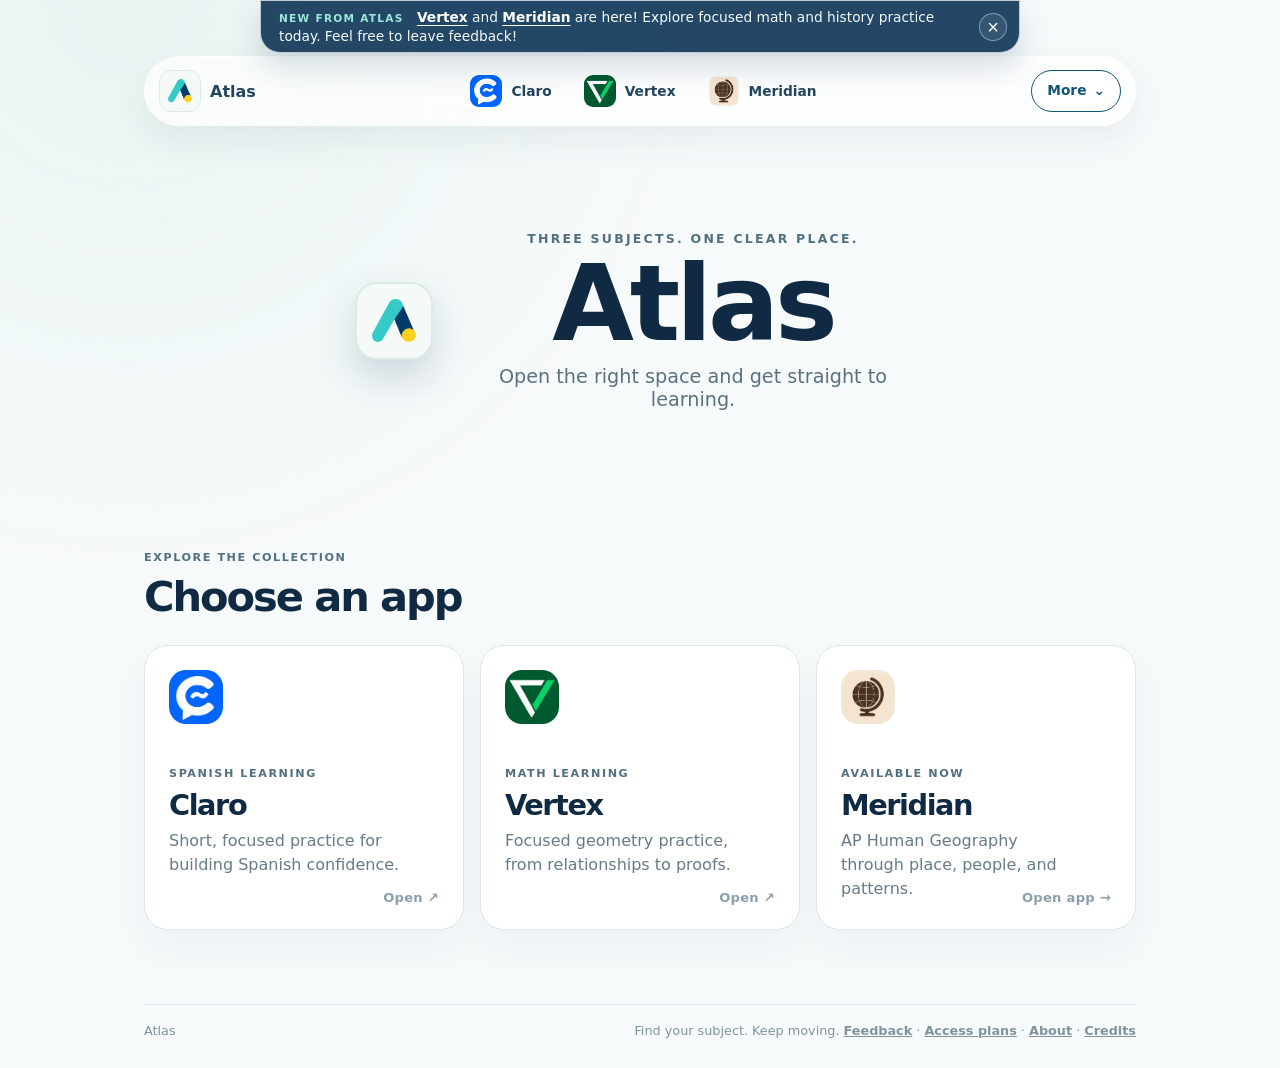
<file: index.html>
<!doctype html>
<html lang="en">
<head>
  <meta charset="utf-8" />
  <meta name="viewport" content="width=device-width, initial-scale=1" />
  <title>Atlas — Learning apps</title>
  <meta name="theme-color" content="#0f3557" />
  <meta name="application-name" content="Atlas" />
  <script defer src="https://cloud.umami.is/script.js" data-website-id="6297955c-2219-45c7-9558-072c0ea07dd1"></script>
  <link rel="icon" href="assets/atlas-mark.png" type="image/png" />
  <link rel="apple-touch-icon" href="assets/atlas-mark.png" />
  <link rel="stylesheet" href="style.css?v=release-banner-3" />
</head>
<body>
  <aside class="release-banner" id="releaseBanner" aria-label="Latest Atlas updates">
    <p><span>New from Atlas</span> <a href="https://vertexmath.vercel.app"><strong>Vertex</strong></a> and <a href="https://meridianhistory.vercel.app"><strong>Meridian</strong></a> are here! Explore focused math and history practice today. Feel free to leave feedback!</p>
    <button type="button" id="releaseBannerClose" aria-label="Dismiss Atlas updates">×</button>
  </aside>
  <main class="shell">
    <nav class="app-nav" aria-label="Learning apps">
      <a class="nav-brand" href="./" aria-label="Atlas home"><img src="assets/atlas-mark.png" alt="" /> <span>Atlas</span></a>
      <div class="nav-apps" aria-label="Apps">
        <a href="https://clarospanish.vercel.app"><img src="assets/claro-mark.png" alt="" /> Claro</a>
        <a href="https://vertexmath.vercel.app"><img src="assets/vertex-mark.png" alt="" /> Vertex</a>
        <a href="https://meridianhistory.vercel.app"><img src="assets/meridian-mark.png" alt="" /> Meridian</a>
      </div>
      <div class="nav-menu-wrap">
        <button class="nav-more" id="navMoreButton" type="button" aria-expanded="false" aria-controls="navMoreMenu">More <span aria-hidden="true">⌄</span></button>
        <div class="nav-more-menu" id="navMoreMenu" hidden>
          <a href="https://tally.so/r/68grLO?form_type=feedback&app_name=atlas&source=atlas_header&page_url=https%3A%2F%2Fatlaslearning.vercel.app%2F">✦ Feedback</a>
          <a href="plans.html">Access plans</a>
          <a href="about.html">About Atlas</a>
          <a href="credits.html">Credits</a>
        </div>
      </div>
    </nav>
    <header class="hero">
      <img class="brand-mark" src="assets/atlas-mark.png" alt="" aria-hidden="true" />
      <div>
        <p class="eyebrow">Three subjects. One clear place.</p>
        <h1>Atlas</h1>
        <p class="lede">Open the right space and get straight to learning.</p>
      </div>
    </header>
    <section aria-labelledby="apps-heading">
      <div class="section-heading"><p class="eyebrow">Explore the collection</p><h2 id="apps-heading">Choose an app</h2></div>
      <div class="app-grid">
        <a class="app-card claro" href="https://clarospanish.vercel.app">
          <div class="app-icon"><img src="assets/claro-mark.png" alt="" /></div><div><span class="label">Spanish learning</span><h3>Claro</h3><p>Short, focused practice for building Spanish confidence.</p></div><span class="arrow" aria-hidden="true">Open ↗</span>
        </a>
        <a class="app-card vertex" href="https://vertexmath.vercel.app">
          <div class="app-icon"><img src="assets/vertex-mark.png" alt="" /></div><div><span class="label">Math learning</span><h3>Vertex</h3><p>Focused geometry practice, from relationships to proofs.</p></div><span class="arrow" aria-hidden="true">Open ↗</span>
        </a>
        <a class="app-card history" href="https://meridianhistory.vercel.app">
          <div class="app-icon"><img src="assets/meridian-mark.png" alt="" /></div><div><span class="label">Available now</span><h3>Meridian</h3><p>AP Human Geography through place, people, and patterns.</p></div><span class="arrow" aria-hidden="true">Open app →</span>
        </a>
      </div>
    </section>
    <footer><span>Atlas</span><span>Find your subject. Keep moving. <a href="https://tally.so/r/68grLO?form_type=feedback&app_name=atlas&source=atlas_footer&page_url=https%3A%2F%2Fatlaslearning.vercel.app%2F">Feedback</a> · <a href="plans.html">Access plans</a> · <a href="about.html">About</a> · <a href="credits.html">Credits</a></span></footer>
  </main>
  <script src="app.js"></script>
</body>
</html>
</file>
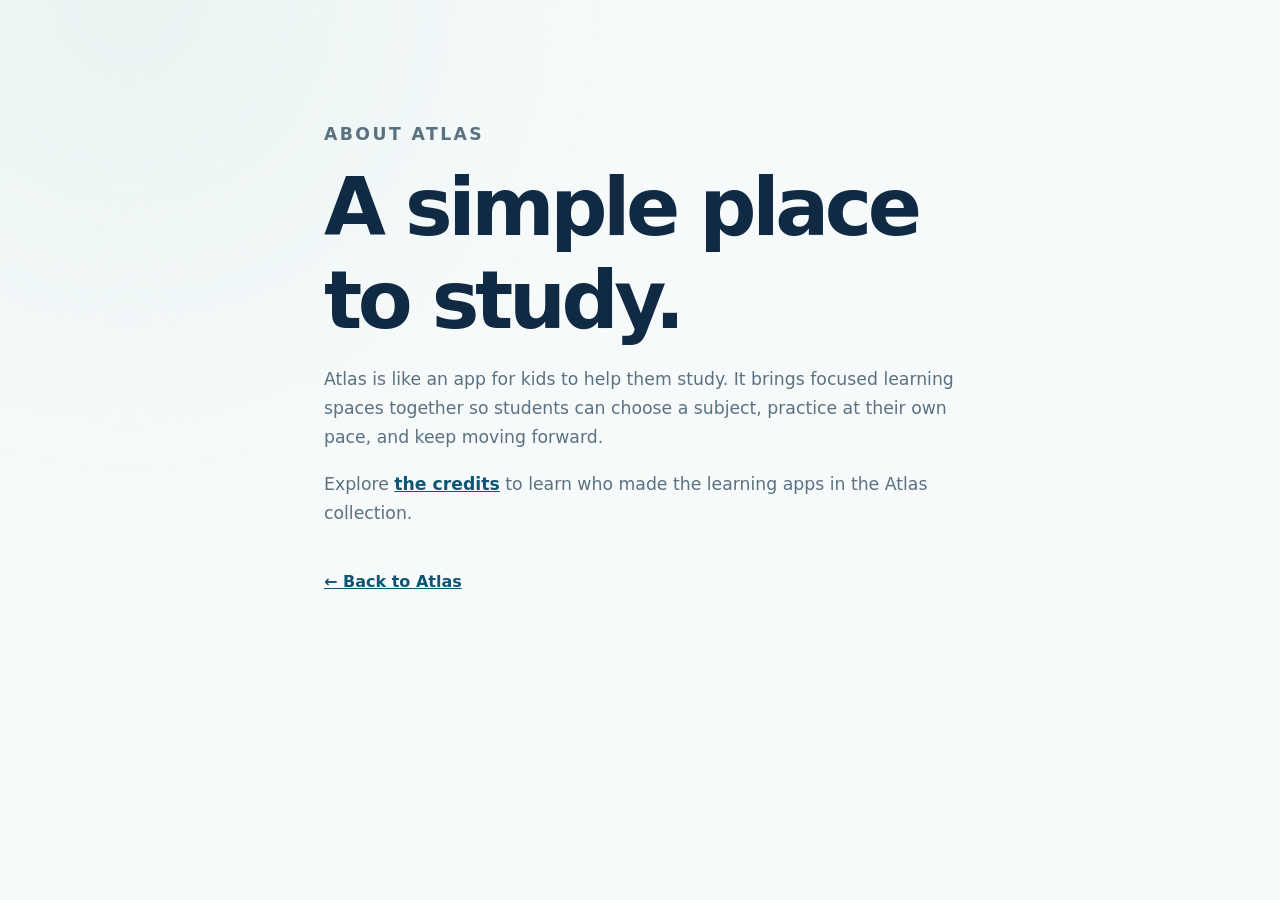
<file: about.html>
<!doctype html>
<html lang="en">
<head>
  <meta charset="utf-8" />
  <meta name="viewport" content="width=device-width, initial-scale=1" />
  <title>About — Atlas</title>
  <meta name="theme-color" content="#0f3557" />
  <link rel="icon" href="assets/atlas-mark.png" type="image/png" />
  <link rel="stylesheet" href="style.css" />
  <style>.about{max-width:680px;margin:0 auto;padding:clamp(50px,10vw,120px) 24px}.about h1{font-size:clamp(2.7rem,8vw,5rem);letter-spacing:-.055em;margin:12px 0}.about p{font-size:1.08rem;line-height:1.7;color:#5b7180}.about a{color:#0f5575;font-weight:800}.back{display:inline-block;margin-top:26px}</style>
</head>
<body>
  <main class="about">
    <p class="eyebrow">About Atlas</p>
    <h1>A simple place to study.</h1>
    <p>Atlas is like an app for kids to help them study. It brings focused learning spaces together so students can choose a subject, practice at their own pace, and keep moving forward.</p>
    <p>Explore <a href="credits.html">the credits</a> to learn who made the learning apps in the Atlas collection.</p>
    <a class="back" href="index.html">← Back to Atlas</a>
  </main>
</body>
</html>
</file>
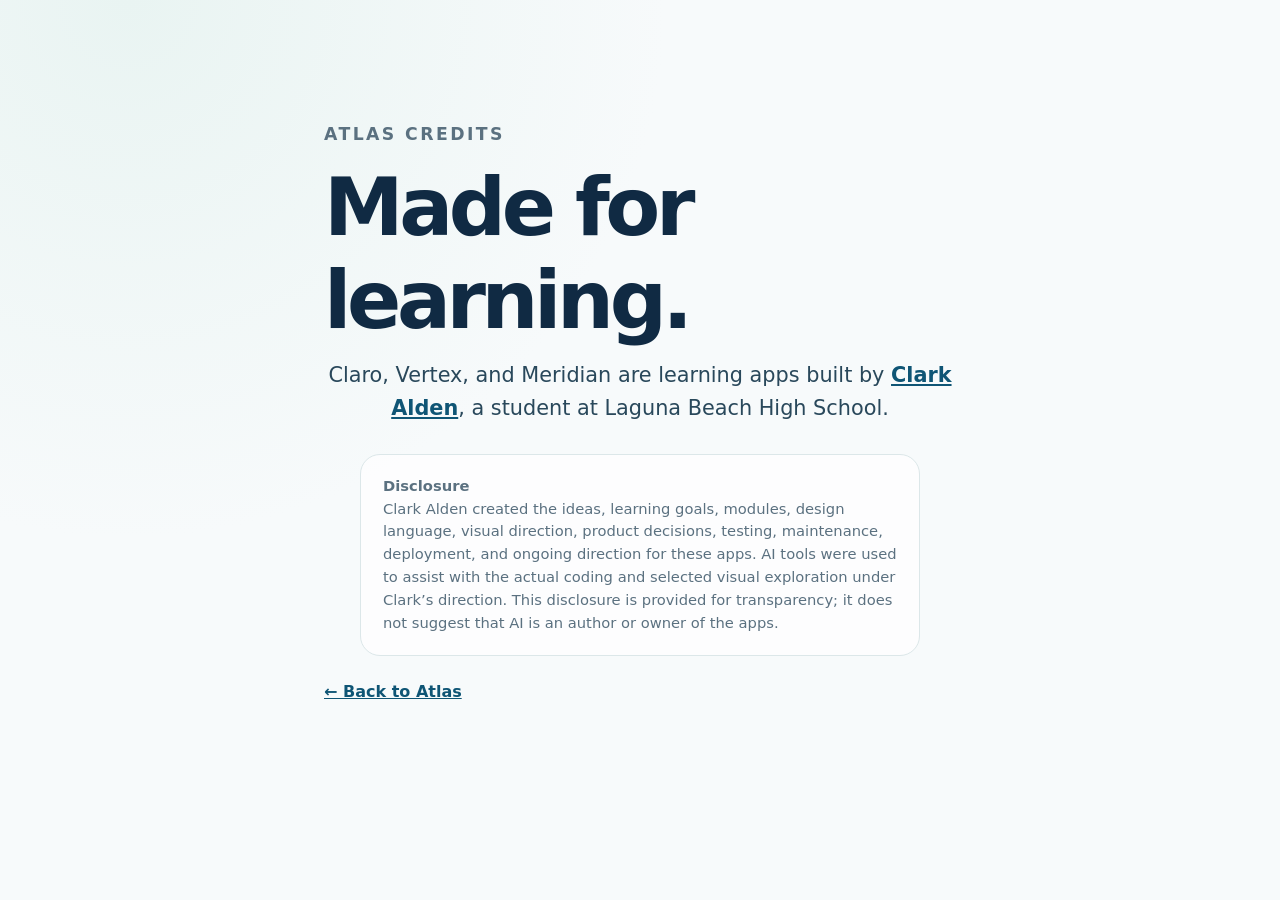
<file: credits.html>
<!doctype html>
<html lang="en">
<head>
  <meta charset="utf-8" />
  <meta name="viewport" content="width=device-width, initial-scale=1" />
  <title>Credits — Atlas</title>
  <meta name="theme-color" content="#0f3557" />
  <link rel="icon" href="assets/atlas-mark.png" type="image/png" />
  <link rel="stylesheet" href="style.css" />
  <style>.credits{max-width:680px;margin:0 auto;padding:clamp(50px,10vw,120px) 24px}.credits h1{font-size:clamp(2.7rem,8vw,5rem);letter-spacing:-.055em;margin:12px 0}.credits p{font-size:1.08rem;line-height:1.7;color:#5b7180}.credits>p:nth-of-type(2){max-width:650px;margin:0 auto;text-align:center;font-size:1.3rem;line-height:1.55;color:#29485b;font-weight:500}.credits a{color:#0f5575;font-weight:800}.credit-card{max-width:560px;margin:30px auto 0;padding:20px 22px;border:1px solid #dce7e9;border-radius:20px;background:#ffffffb8}.credit-card p{font-size:.92rem;line-height:1.55;margin:0}.back{display:inline-block;margin-top:26px}</style>
  <script defer src="https://cdn.vercel-insights.com/v1/script.js"></script>
</head>
<body>
  <main class="credits">
    <p class="eyebrow">Atlas credits</p>
    <h1>Made for learning.</h1>
    <p>Claro, Vertex, and Meridian are learning apps built by <a href="mailto:clark.alden@lbusd.org">Clark Alden</a>, a student at Laguna Beach High School.</p>
    <div class="credit-card">
      <p><strong>Disclosure</strong><br />Clark Alden created the ideas, learning goals, modules, design language, visual direction, product decisions, testing, maintenance, deployment, and ongoing direction for these apps. AI tools were used to assist with the actual coding and selected visual exploration under Clark’s direction. This disclosure is provided for transparency; it does not suggest that AI is an author or owner of the apps.</p>
    </div>
    <a class="back" href="index.html">← Back to Atlas</a>
  </main>
</body>
</html>
</file>
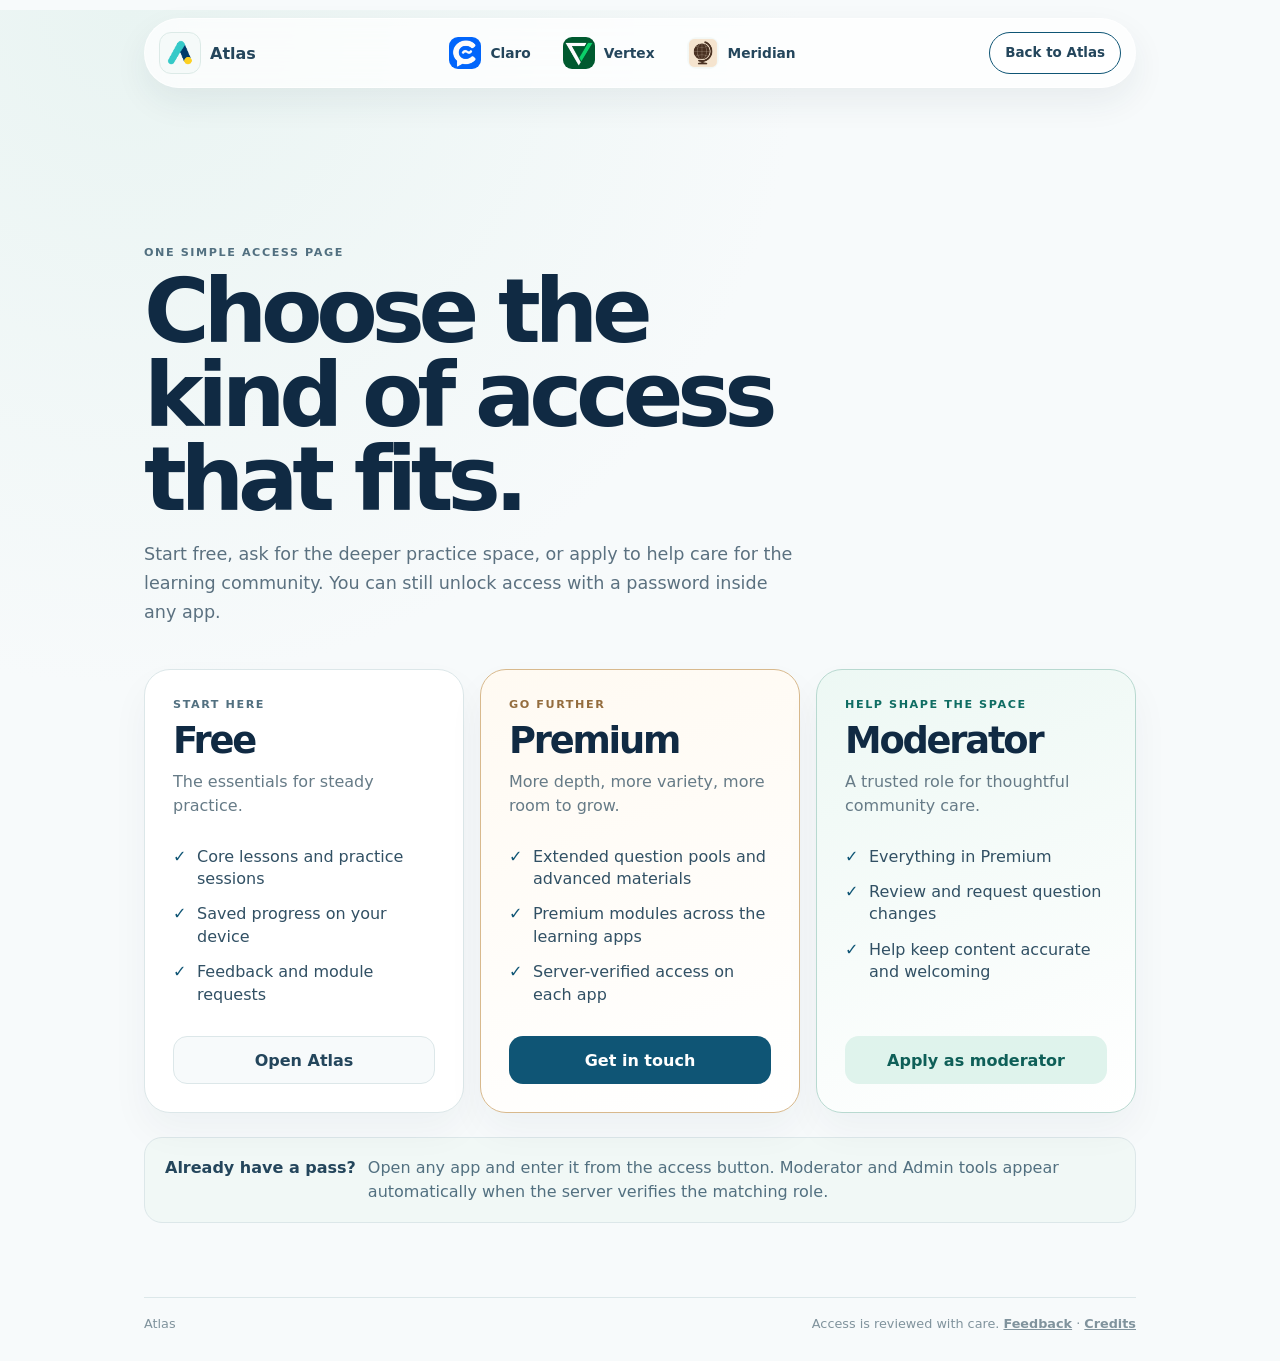
<file: plans.html>
<!doctype html>
<html lang="en">
<head>
  <meta charset="utf-8" />
  <meta name="viewport" content="width=device-width, initial-scale=1" />
  <title>Access plans — Atlas</title>
  <meta name="theme-color" content="#0f3557" />
  <link rel="icon" href="assets/atlas-mark.png" type="image/png" />
  <link rel="stylesheet" href="style.css" />
  <link rel="stylesheet" href="plans.css" />
  <script defer src="https://cdn.vercel-insights.com/v1/script.js"></script>
</head>
<body class="plans-page">
  <main class="shell plans-shell">
    <nav class="app-nav" aria-label="Learning apps">
      <a class="nav-brand" href="./" aria-label="Atlas home"><img src="assets/atlas-mark.png" alt="" /> <span>Atlas</span></a>
      <div class="nav-apps" aria-label="Apps">
        <a href="https://clarospanish.vercel.app"><img src="assets/claro-mark.png" alt="" /> Claro</a>
        <a href="https://vertexmath.vercel.app"><img src="assets/vertex-mark.png" alt="" /> Vertex</a>
        <a href="https://meridianhistory.vercel.app"><img src="assets/meridian-mark.png" alt="" /> Meridian</a>
      </div>
      <a class="nav-more plans-back" href="./">Back to Atlas</a>
    </nav>

    <section class="plans-hero" aria-labelledby="plans-title">
      <p class="eyebrow">One simple access page</p>
      <h1 id="plans-title">Choose the kind of access that fits.</h1>
      <p>Start free, ask for the deeper practice space, or apply to help care for the learning community. You can still unlock access with a password inside any app.</p>
      <label class="app-target" for="appTarget" hidden style="display:none">
        <span>Which app is this for?</span>
        <select id="appTarget" aria-describedby="appTargetHint">
          <option value="">Choose an app</option>
          <option value="claro">Claro · Spanish</option>
          <option value="vertex">Vertex · Math</option>
          <option value="meridian">Meridian · History</option>
        </select>
        <small id="appTargetHint">This tells us where to apply your request.</small>
      </label>
    </section>

    <section class="plans-grid" aria-label="Atlas access plans">
      <article class="plan-card free-plan">
        <div class="plan-kicker">Start here</div>
        <h2>Free</h2>
        <p class="plan-summary">The essentials for steady practice.</p>
        <ul>
          <li>Core lessons and practice sessions</li>
          <li>Saved progress on your device</li>
          <li>Feedback and module requests</li>
        </ul>
        <a class="plan-button secondary-plan" href="./">Open Atlas</a>
      </article>

      <article class="plan-card premium-plan">
        <div class="plan-kicker">Go further</div>
        <h2>Premium</h2>
        <p class="plan-summary">More depth, more variety, more room to grow.</p>
        <ul>
          <li>Extended question pools and advanced materials</li>
          <li>Premium modules across the learning apps</li>
          <li>Server-verified access on each app</li>
        </ul>
        <a class="plan-button primary-plan" data-plan="premium" href="#">Get in touch</a>
      </article>

      <article class="plan-card moderator-plan">
        <div class="plan-kicker">Help shape the space</div>
        <h2>Moderator</h2>
        <p class="plan-summary">A trusted role for thoughtful community care.</p>
        <ul>
          <li>Everything in Premium</li>
          <li>Review and request question changes</li>
          <li>Help keep content accurate and welcoming</li>
        </ul>
        <a class="plan-button moderator-button" data-plan="moderator" href="#">Apply as moderator</a>
      </article>
    </section>

    <section class="plans-note" aria-label="Access notes">
      <strong>Already have a pass?</strong>
      <span>Open any app and enter it from the access button. Moderator and Admin tools appear automatically when the server verifies the matching role.</span>
    </section>
    <footer><span>Atlas</span><span>Access is reviewed with care. <a href="https://tally.so/r/68grLO?form_type=feedback&app_name=atlas&source=atlas_plans&page_url=https%3A%2F%2Fatlaslearning.vercel.app%2Fplans">Feedback</a> · <a href="credits.html">Credits</a></span></footer>
  </main>
  <script src="plans.js"></script>
</body>
</html>
</file>
<file: style.css>
:root{font-family:Inter,ui-sans-serif,system-ui,sans-serif;color:#102a43;background:#f7fafb;font-synthesis:none}*{box-sizing:border-box}body{margin:0;background:radial-gradient(circle at 10% 0%,#e9f4f2,transparent 38%),#f7fafb}.shell{max-width:1040px;margin:auto;padding:clamp(32px,7vw,88px) 24px 30px}.hero{display:flex;gap:20px;align-items:center;margin-bottom:clamp(60px,10vw,110px)}.brand-mark{display:grid;place-items:center;width:68px;height:68px;border-radius:22px;background:#0f3557;color:#8fe0d2;font-size:30px;box-shadow:0 18px 38px #0f35572b}.eyebrow,.label{margin:0 0 8px;text-transform:uppercase;letter-spacing:.14em;font-size:.7rem;font-weight:800;color:#527080}.hero h1{margin:0;font-size:clamp(3rem,8vw,5.7rem);letter-spacing:-.08em;line-height:.9}.lede{margin:14px 0 0;color:#5b7180;font-size:1.05rem}.section-heading{margin-bottom:24px}.section-heading h2{margin:0;font-size:clamp(1.8rem,4vw,2.6rem);letter-spacing:-.05em}.app-grid{display:grid;grid-template-columns:repeat(3,1fr);gap:16px}.app-card{position:relative;display:flex;flex-direction:column;min-height:285px;padding:24px;border:1px solid #dce7e9;border-radius:24px;text-decoration:none;color:inherit;background:#fff;box-shadow:0 18px 38px #15324a0b;transition:transform .2s,box-shadow .2s}.app-card:hover,.app-card:focus-visible{transform:translateY(-5px);box-shadow:0 24px 50px #15324a1c;outline:none}.app-icon{display:grid;place-items:center;width:54px;height:54px;border-radius:17px;font-size:1.35rem;font-weight:900;margin-bottom:auto}.claro .app-icon{background:#e3efff;color:#2563eb}.vertex .app-icon{background:#e4f5e8;color:#166534}.history .app-icon{background:#f2e6d6;color:#79583d}.app-card h3{margin:7px 0;font-size:1.8rem;letter-spacing:-.05em}.app-card p{margin:0;max-width:24ch;line-height:1.5;color:#667b87}.arrow{position:absolute;right:24px;bottom:24px;font-size:1.35rem;color:#8aa0aa}footer{display:flex;justify-content:space-between;gap:20px;margin-top:74px;padding-top:18px;border-top:1px solid #dce7e9;color:#80939d;font-size:.8rem}@media(max-width:720px){.app-grid{grid-template-columns:1fr}.app-card{min-height:190px}.hero{margin-bottom:64px}footer{flex-direction:column}}
.app-nav{position:sticky;top:18px;z-index:5;display:flex;align-items:center;justify-content:space-between;gap:24px;margin:-42px 0 70px;padding:10px 14px;border:1px solid #ffffffaa;border-radius:999px;background:#ffffffb8;backdrop-filter:blur(16px);box-shadow:0 14px 34px #16344b12}.app-nav a{color:#24465c;text-decoration:none}.nav-brand,.nav-apps,.nav-apps a{display:flex;align-items:center;gap:9px}.nav-brand{font-weight:900}.nav-brand img{width:34px;height:34px;border-radius:11px;background:#0f3557}.nav-apps{gap:8px}.nav-apps a{padding:8px 12px;border-radius:999px;font-weight:800;font-size:.86rem}.nav-apps a:hover,.nav-apps a:focus-visible{background:#edf5f3;outline:none}.nav-apps img{width:25px;height:25px;border-radius:8px;object-fit:cover}.nav-apps small{color:#8a6c50;font-size:.65rem;text-transform:uppercase;letter-spacing:.08em}.hero{margin-bottom:clamp(72px,11vw,122px);padding-left:clamp(0px,7vw,72px)}.hero h1{margin-top:10px;letter-spacing:-.055em}.app-icon{overflow:hidden;margin-bottom:38px}.app-icon img{width:100%;height:100%;object-fit:cover}.history .app-icon img{object-fit:cover}.arrow{font-size:.82rem;font-weight:800;letter-spacing:.02em}footer a{color:inherit;font-weight:800} @media(max-width:720px){.app-nav{position:static;margin:-10px 0 56px;align-items:flex-start}.nav-apps{overflow:auto;max-width:70%;padding-bottom:2px}.nav-apps a{white-space:nowrap}.hero{padding-left:0}}
.hero{justify-content:center;text-align:center;padding-left:0}.brand-mark{width:78px;height:78px;padding:0;background:#f5faf9;border:2px solid #dceae7}.nav-brand img{padding:0;background:#f5faf9;border:1px solid #dceae7}.nav-credits{margin-left:4px;padding-left:16px!important;color:#0f5575!important;border:1px solid #0f5575!important}.nav-credits:hover,.nav-credits:focus-visible{background:#eaf4f2!important;box-shadow:inset 0 0 0 1px #0f5575}.credits-link{display:inline-block;margin-top:8px;font-size:.9rem}@media(max-width:720px){.nav-credits{margin-left:0;padding-left:12px!important}}
.hero{max-width:820px;margin-left:auto;margin-right:auto;padding-top:28px;padding-bottom:18px;gap:28px}.hero h1{font-size:clamp(4rem,9vw,6.6rem);letter-spacing:-.04em}.hero .eyebrow{font-size:.78rem;letter-spacing:.18em}.hero .lede{font-size:1.2rem;max-width:38ch}.hero .brand-mark{transform:none}
.nav-apps button{font:inherit;white-space:nowrap;cursor:pointer}.nav-premium,.nav-feedback{padding:9px 14px;border-radius:999px;font-size:.84rem;font-weight:850;transition:transform .18s,box-shadow .18s,background .18s}.nav-premium{border:1px solid #d8b98d;background:#fffaf2;color:#765433;box-shadow:0 4px 12px rgba(139,106,74,.08)}.nav-feedback{border:1px solid #d9e5e7;background:#fff;color:#2e6070}.nav-premium:hover,.nav-premium:focus-visible,.nav-feedback:hover,.nav-feedback:focus-visible{transform:translateY(-1px);outline:none;box-shadow:0 8px 18px rgba(16,42,67,.12)}.nav-premium:hover,.nav-premium:focus-visible{background:#f5eadb}.nav-feedback:hover,.nav-feedback:focus-visible{background:#edf5f3}
.nav-brand img{width:42px;height:42px;border-radius:12px;object-fit:contain;background:#f5faf9}
.nav-apps img{width:32px;height:32px;border-radius:9px;object-fit:contain;background:#f5faf9}
.nav-brand img[src*="atlas-mark"],.nav-apps img[src*="atlas-mark"],.nav-apps img[src*="vertex-mark"],.nav-apps img[src*="meridian-mark"]{transform:none}
.app-nav{grid-template-columns:1fr auto 1fr}.nav-brand{justify-self:start}.nav-apps{justify-self:center}.nav-menu-wrap{position:relative;justify-self:end}.nav-more{display:inline-flex;align-items:center;gap:7px;min-height:42px;padding:9px 15px;border:1px solid #0f5575;border-radius:999px;background:#fff;color:#0f5575;font:850 .86rem/1 system-ui,-apple-system,BlinkMacSystemFont,"Segoe UI",sans-serif;cursor:pointer}.nav-more:hover,.nav-more:focus-visible{background:#eaf4f2;outline:none;box-shadow:0 8px 18px rgba(16,42,67,.12)}.nav-more-menu{position:absolute;right:0;top:calc(100% + 10px);display:grid;min-width:190px;padding:7px;border:1px solid #ffffffcc;border-radius:16px;background:#ffffffdd;backdrop-filter:blur(16px);box-shadow:0 18px 40px #16344b22}.nav-more-menu[hidden]{display:none}.nav-more-menu a{padding:10px 12px;border-radius:10px;font-weight:800;font-size:.84rem}.nav-more-menu a:hover,.nav-more-menu a:focus-visible{background:#edf5f3;outline:none}@media(max-width:720px){.app-nav{grid-template-columns:auto 1fr auto}.nav-apps{max-width:none;justify-self:stretch}.nav-brand span{display:none}.nav-more{padding:9px 11px}}
 .release-banner{position:fixed;top:14px;left:50%;z-index:20;display:flex;align-items:center;gap:18px;width:min(calc(100% - 32px),760px);padding:10px 12px 10px 18px;transform:translateX(-50%);border:1px solid #ffffffb8;border-radius:0 0 20px 20px;background:#0f3557e8;color:#f5fbfa;box-shadow:0 14px 30px #0f35572b;backdrop-filter:blur(14px);font-size:.86rem;line-height:1.35}.release-banner p{margin:0;flex:1}.release-banner p>span{margin-right:9px;color:#9ce7db;font-size:.66rem;font-weight:850;letter-spacing:.12em;text-transform:uppercase}.release-banner a{color:#fff;text-underline-offset:3px}.release-banner button{display:grid;place-items:center;width:28px;height:28px;padding:0;border:1px solid #ffffff66;border-radius:50%;background:#ffffff14;color:#fff;font-size:1.25rem;line-height:1;cursor:pointer}.release-banner button:hover,.release-banner button:focus-visible{background:#ffffff2b;outline:2px solid #9ce7db;outline-offset:2px}@media(max-width:560px){.release-banner{top:8px;width:calc(100% - 16px);gap:10px;padding-left:14px;font-size:.78rem}.release-banner p>span{display:block;margin:0 0 2px}}
/* Keep the release notice in its own sticky layer above the navigation. */
.release-banner{position:sticky!important;top:0!important;left:auto;width:min(100%,760px);margin:0 auto;transform:none;border-radius:0 0 20px 20px;padding-top:7px;padding-bottom:7px}
.shell{padding-top:0!important}
.app-nav{top:76px!important;margin-top:10px!important}
@media(max-width:720px){.app-nav{position:sticky!important;top:76px!important;margin:10px 0 56px!important}}
@media(max-width:560px){.release-banner{top:0!important;width:100%;border-radius:0 0 16px 16px}.app-nav{top:70px!important}}
.release-banner-dismissed .shell{padding-top:20px!important}
.release-banner-dismissed .app-nav{top:18px!important;margin:0 0 70px!important}
.release-banner:not([hidden]) + .shell{margin-top:0!important}
.release-banner:not([hidden]) + .shell .app-nav{margin-top:10px!important;transform:translateY(-20px)}
@media(max-width:720px){.release-banner-dismissed .app-nav{position:static!important;top:auto!important;margin:0 0 56px!important}}
</file>
<file: plans.css>
.plans-shell{padding-top:clamp(22px,5vw,58px)}
.plans-shell>.app-nav{transform:translateY(-58px)}
.plans-back{display:inline-flex;align-items:center;justify-content:center;white-space:nowrap;text-decoration:none;font-size:.84rem;font-weight:850}
.plans-hero{max-width:720px;padding:clamp(50px,9vw,96px) 0 42px}
.plans-hero h1{margin:10px 0 18px;max-width:11ch;font-size:clamp(3rem,7vw,5.8rem);line-height:.94;letter-spacing:-.07em;color:#102a43}
.plans-hero p:not(.eyebrow){max-width:58ch;margin:0;color:#5b7180;font-size:1.1rem;line-height:1.65}
.app-target[hidden]{display:none!important}
.app-target{display:grid;gap:7px;max-width:24rem;margin-top:28px;color:#24465c;font-weight:850}.app-target select{width:100%;padding:13px 14px;border:1px solid #dce7e9;border-radius:14px;background:#fff;color:#24465c;font:inherit}.app-target small{color:#667b87;font-weight:500}
.plans-grid{display:grid;grid-template-columns:repeat(3,1fr);gap:16px;align-items:stretch}
.plan-card{display:flex;flex-direction:column;min-height:410px;padding:28px;border:1px solid #dce7e9;border-radius:26px;background:#fff;box-shadow:0 18px 38px #15324a0b}
.plan-card h2{margin:8px 0 8px;font-size:2.3rem;letter-spacing:-.06em;color:#102a43}
.plan-kicker{font-size:.7rem;font-weight:900;letter-spacing:.14em;text-transform:uppercase;color:#527080}
.plan-summary{min-height:50px;margin:0;color:#667b87;line-height:1.5}
.plan-card ul{display:grid;gap:13px;margin:26px 0 30px;padding:0;list-style:none;color:#315064;line-height:1.4}
.plan-card li{position:relative;padding-left:24px}.plan-card li::before{content:'✓';position:absolute;left:0;color:#0f5575;font-weight:900}
.premium-plan{border-color:#d8b98d;background:linear-gradient(160deg,#fffaf2,#fff)}
.premium-plan .plan-kicker{color:#946d3e}.moderator-plan{border-color:#b8d9d0;background:linear-gradient(160deg,#edf8f4,#fff)}
.moderator-plan .plan-kicker{color:#0f6d63}
.plan-button{display:flex;align-items:center;justify-content:center;min-height:48px;margin-top:auto;border-radius:14px;text-decoration:none;font-weight:900;transition:transform .18s,box-shadow .18s,background .18s}.plan-button:hover,.plan-button:focus-visible{transform:translateY(-2px);outline:none;box-shadow:0 12px 24px #15324a1a}.secondary-plan{border:1px solid #dce7e9;color:#24465c;background:#f7fafb}.primary-plan{color:#fff;background:#0f5575}.moderator-button{color:#0f5f58;background:#dff3ec}
.plans-note{display:flex;gap:12px;align-items:baseline;margin:24px 0 0;padding:18px 20px;border:1px solid #dce7e9;border-radius:18px;background:#f1f8f6;color:#527080;line-height:1.5}.plans-note strong{color:#24465c;white-space:nowrap}
.return-notice{margin:0 0 22px;padding:14px 18px;border:1px solid #a7d8c7;border-radius:14px;background:#effaf5;color:#145d52;font-weight:800;box-shadow:0 10px 24px #15324a0d}
@media(max-width:760px){.plans-grid{grid-template-columns:1fr}.plan-card{min-height:0}.plans-hero{padding-top:56px}.plans-note{display:grid;gap:4px}.plans-note strong{white-space:normal}.plans-back{padding:9px 11px;font-size:.76rem}}
</file>
